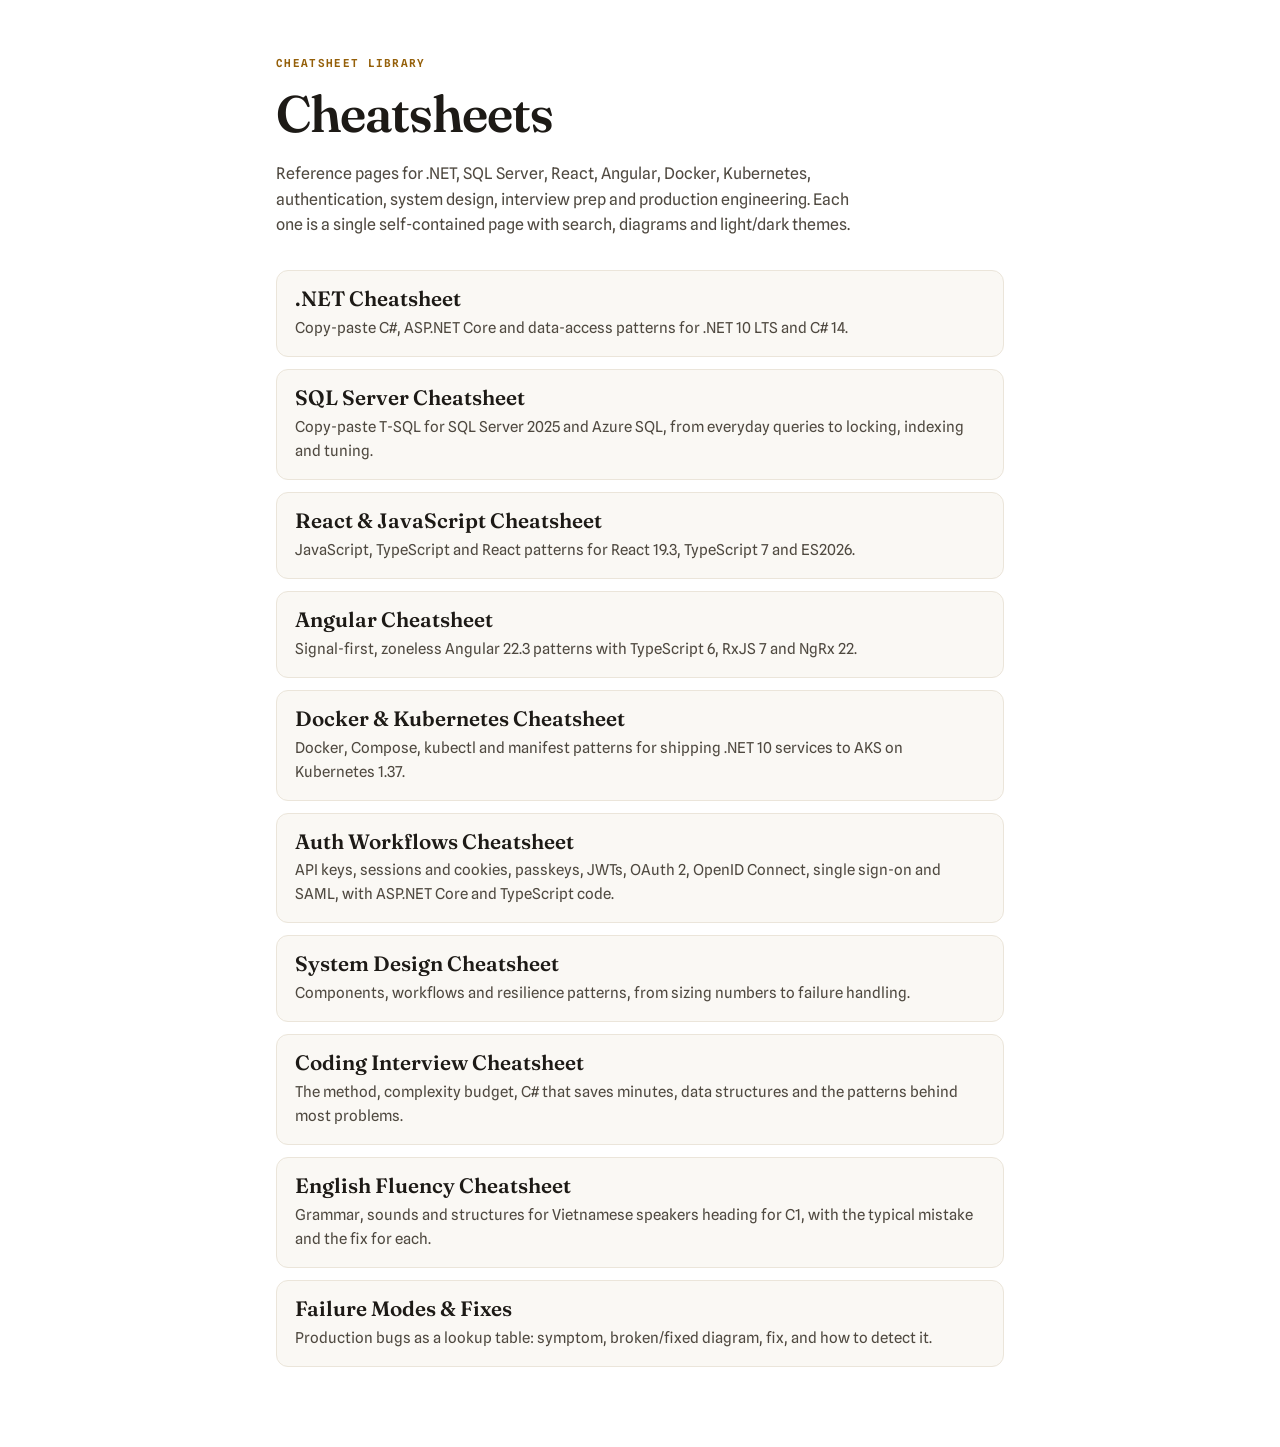
<file: index.html>
<!doctype html>
<html lang="en">
<head>
<meta charset="utf-8">
<meta name="viewport" content="width=device-width, initial-scale=1">
<meta name="color-scheme" content="light dark">
<title>Cheatsheet Library</title>
<link rel="preconnect" href="https://fonts.googleapis.com">
<link rel="preconnect" href="https://fonts.gstatic.com" crossorigin>
<link rel="stylesheet" href="https://fonts.googleapis.com/css2?family=Fraunces:opsz,wght@9..144,600&family=Spline+Sans:wght@400;600&family=Spline+Sans+Mono:wght@600&display=swap">
<style>
:root{--bg:#ffffff;--surface:#faf8f4;--ink:#1d1a16;--ink-2:#4f4940;--ink-3:#81796d;--line:#ebe5da;--accent:#95600a;--accent-fill:#e3a234;--accent-soft:#fbf1dc}
@media (prefers-color-scheme: dark){:root:not([data-theme="light"]){--bg:#15120e;--surface:#1c1813;--ink:#f2ede5;--ink-2:#c9c1b4;--ink-3:#9a9184;--line:#2d271f;--accent:#ebb65c;--accent-fill:#e3a234;--accent-soft:#34270f}}
:root[data-theme="dark"]{--bg:#15120e;--surface:#1c1813;--ink:#f2ede5;--ink-2:#c9c1b4;--ink-3:#9a9184;--line:#2d271f;--accent:#ebb65c;--accent-fill:#e3a234;--accent-soft:#34270f}
*{box-sizing:border-box}
body{margin:0;background:var(--bg);color:var(--ink);font:16px/1.6 'Spline Sans',system-ui,sans-serif}
main{max-width:760px;margin:0 auto;padding:56px 16px 80px}
.eyebrow{font:600 11px/1.4 'Spline Sans Mono',ui-monospace,monospace;letter-spacing:.12em;text-transform:uppercase;color:var(--accent);margin:0}
h1{font:600 clamp(2.2rem,6vw,3.2rem)/1.05 Fraunces,Georgia,serif;letter-spacing:-.02em;margin:.3em 0 .4em}
.lede{color:var(--ink-2);margin:0 0 32px;max-width:60ch}
ul{list-style:none;margin:0;padding:0;display:grid;gap:12px}
a.card{display:block;text-decoration:none;color:inherit;border:1px solid var(--line);border-radius:12px;background:var(--surface);padding:16px 18px}
a.card:hover,a.card:focus-visible{border-color:var(--accent-fill);background:var(--accent-soft);outline:none}
.card h2{font:600 1.3rem/1.2 Fraunces,Georgia,serif;margin:0 0 4px}
.card p{margin:0;color:var(--ink-2);font-size:15px}
</style>
</head>
<body>
<main>
  <p class="eyebrow">Cheatsheet library</p>
  <h1>Cheatsheets</h1>
  <p class="lede">Reference pages for .NET, SQL Server, React, Angular, Docker, Kubernetes, authentication, system design, interview prep and production engineering. Each one is a single self-contained page with search, diagrams and light/dark themes.</p>
  <ul>
    <li><a class="card" href="dotnet-cheatsheet.html"><h2>.NET Cheatsheet</h2><p>Copy-paste C#, ASP.NET Core and data-access patterns for .NET 10 LTS and C# 14.</p></a></li>
    <li><a class="card" href="sql-server-cheatsheet.html"><h2>SQL Server Cheatsheet</h2><p>Copy-paste T-SQL for SQL Server 2025 and Azure SQL, from everyday queries to locking, indexing and tuning.</p></a></li>
    <li><a class="card" href="react-javascript-cheatsheet.html"><h2>React &amp; JavaScript Cheatsheet</h2><p>JavaScript, TypeScript and React patterns for React 19.3, TypeScript 7 and ES2026.</p></a></li>
    <li><a class="card" href="angular-cheatsheet.html"><h2>Angular Cheatsheet</h2><p>Signal-first, zoneless Angular 22.3 patterns with TypeScript 6, RxJS 7 and NgRx 22.</p></a></li>
    <li><a class="card" href="docker-kubernetes-cheatsheet.html"><h2>Docker &amp; Kubernetes Cheatsheet</h2><p>Docker, Compose, kubectl and manifest patterns for shipping .NET 10 services to AKS on Kubernetes 1.37.</p></a></li>
    <li><a class="card" href="auth-workflows-cheatsheet.html"><h2>Auth Workflows Cheatsheet</h2><p>API keys, sessions and cookies, passkeys, JWTs, OAuth 2, OpenID Connect, single sign-on and SAML, with ASP.NET Core and TypeScript code.</p></a></li>
    <li><a class="card" href="system-design-cheatsheet.html"><h2>System Design Cheatsheet</h2><p>Components, workflows and resilience patterns, from sizing numbers to failure handling.</p></a></li>
    <li><a class="card" href="coding-interview-cheatsheet.html"><h2>Coding Interview Cheatsheet</h2><p>The method, complexity budget, C# that saves minutes, data structures and the patterns behind most problems.</p></a></li>
    <li><a class="card" href="english-fluency-cheatsheet.html"><h2>English Fluency Cheatsheet</h2><p>Grammar, sounds and structures for Vietnamese speakers heading for C1, with the typical mistake and the fix for each.</p></a></li>
    <li><a class="card" href="failure-modes-and-fixes.html"><h2>Failure Modes &amp; Fixes</h2><p>Production bugs as a lookup table: symptom, broken/fixed diagram, fix, and how to detect it.</p></a></li>
  </ul>
</main>
</body>
</html>
</file>
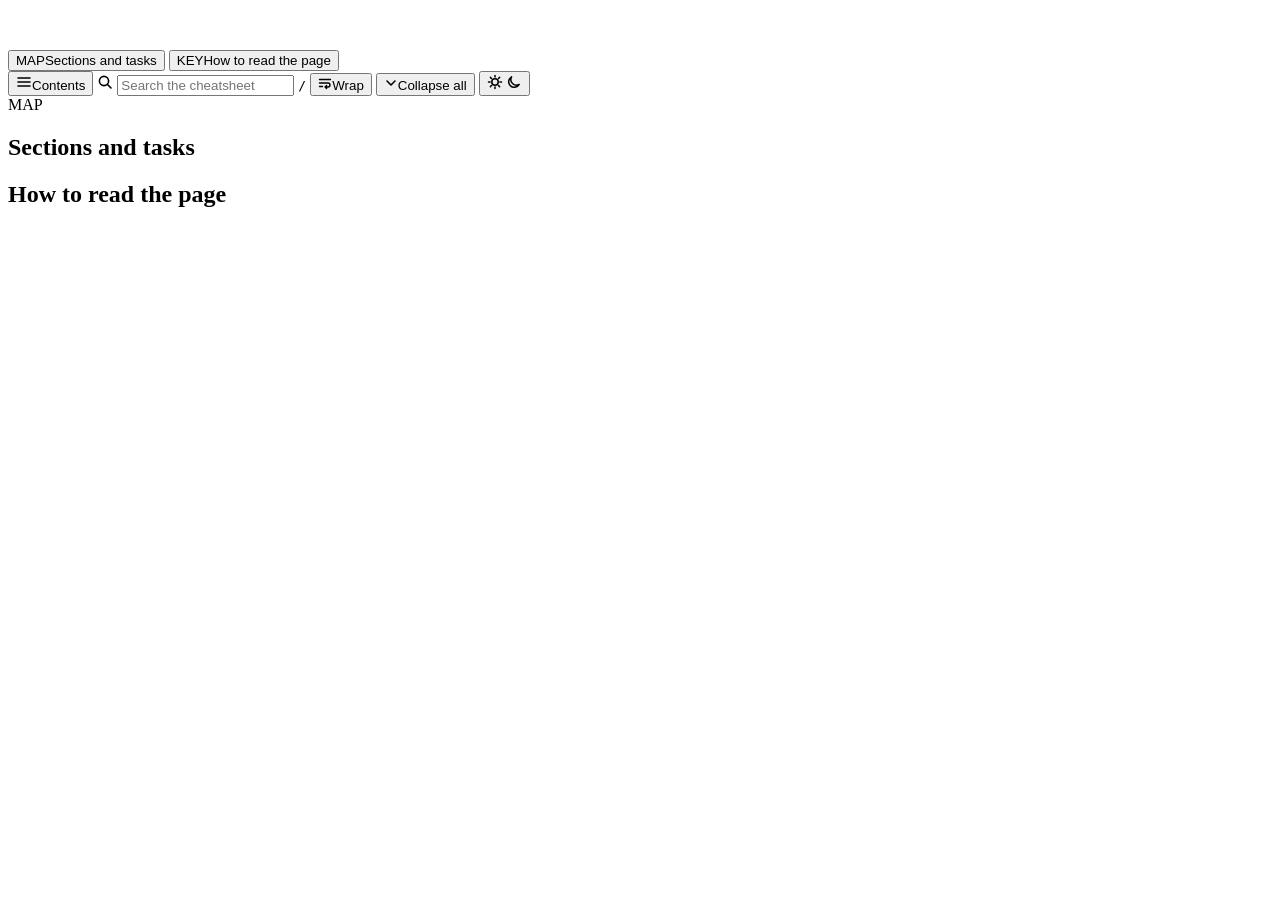
<file: kit/src/shell.html>
<!doctype html>
<html lang="en">
<head>
<meta charset="utf-8">
<meta name="viewport" content="width=device-width, initial-scale=1, viewport-fit=cover">
<meta name="color-scheme" content="light dark">
<meta name="generator" content="cheatsheet-kit @@KIT@@">
<title>@@TITLE@@</title>
<link rel="preconnect" href="https://fonts.googleapis.com">
<link rel="preconnect" href="https://fonts.gstatic.com" crossorigin>
<link rel="stylesheet" href="https://fonts.googleapis.com/css2?family=Fraunces:ital,opsz,wght@0,9..144,400;0,9..144,600;1,9..144,400&family=Spline+Sans:wght@400;500;600;700&family=Spline+Sans+Mono:wght@400;500;600&display=swap">
<script>(function(){try{var t=localStorage.getItem('ncs-theme');if(t==='dark'||t==='light'){document.documentElement.setAttribute('data-theme',t);}}catch(e){}})();</script>
<style>
/*@@STYLE@@*/
</style>
</head>
<body>
<div class="app">
  <aside class="side" id="side" aria-label="Contents">
    <div class="side-brand" id="side-brand"></div>
    <p class="side-meta" id="side-meta">&nbsp;</p>
    <div id="nav-top">
      <button class="nav-i nav-top" type="button" data-to="map"><span class="c">MAP</span><span class="n">Sections and tasks</span></button>
      <button class="nav-i nav-top" type="button" data-to="legend"><span class="c">KEY</span><span class="n">How to read the page</span></button>
    </div>
    <nav id="nav" aria-label="Sections"></nav>
  </aside>
  <div class="scrim" id="scrim" hidden></div>
  <main class="main" id="top">
    <div class="top" role="toolbar" aria-label="Page controls">
      <button class="tbtn menu-btn" id="menu-btn" type="button" aria-controls="side" aria-expanded="false">
        <svg width="16" height="16" viewBox="0 0 16 16" aria-hidden="true"><path d="M2 4h12M2 8h12M2 12h12" stroke="currentColor" stroke-width="1.6" fill="none" stroke-linecap="round"/></svg><span class="lbl">Contents</span>
      </button>
      <label class="search" for="ncs-q">
        <svg width="16" height="16" viewBox="0 0 16 16" aria-hidden="true"><circle cx="7" cy="7" r="4.6" stroke="currentColor" stroke-width="1.6" fill="none"/><path d="M10.5 10.5 14 14" stroke="currentColor" stroke-width="1.6" stroke-linecap="round"/></svg>
        <input id="ncs-q" type="search" placeholder="Search the cheatsheet" autocomplete="off" spellcheck="false">
        <span class="hits" id="hits" hidden></span>
        <kbd aria-hidden="true">/</kbd>
      </label>
      <button class="tbtn" id="wrap-btn" type="button" aria-pressed="false" title="Wrap long code lines">
        <svg width="14" height="14" viewBox="0 0 14 14" aria-hidden="true"><path d="M1.5 3.5h11M1.5 7h8.5a2 2 0 0 1 0 4H7m0 0 1.6-1.6M7 11l1.6 1.6M1.5 10.5h3" stroke="currentColor" stroke-width="1.4" fill="none" stroke-linecap="round" stroke-linejoin="round"/></svg><span class="lbl">Wrap</span>
      </button>
      <button class="tbtn" id="collapse-all" type="button" aria-pressed="false">
        <svg width="14" height="14" viewBox="0 0 14 14" aria-hidden="true"><path d="M3 5l4 4 4-4" stroke="currentColor" stroke-width="1.6" fill="none" stroke-linecap="round" stroke-linejoin="round"/></svg><span class="lbl" id="collapse-lbl">Collapse all</span>
      </button>
      <button class="tbtn icon theme-btn" id="theme-btn" type="button" aria-label="Switch light / dark theme" title="Switch light / dark theme">
        <svg class="sun" width="16" height="16" viewBox="0 0 16 16" aria-hidden="true"><circle cx="8" cy="8" r="3.2" fill="none" stroke="currentColor" stroke-width="1.5"/><path d="M8 1.5v1.6M8 12.9v1.6M1.5 8h1.6M12.9 8h1.6M3.4 3.4l1.1 1.1M11.5 11.5l1.1 1.1M3.4 12.6l1.1-1.1M11.5 4.5l1.1-1.1" stroke="currentColor" stroke-width="1.5" stroke-linecap="round"/></svg>
        <svg class="moon" width="16" height="16" viewBox="0 0 16 16" aria-hidden="true"><path d="M13.2 10.4A5.6 5.6 0 0 1 5.6 2.8a5.6 5.6 0 1 0 7.6 7.6z" fill="none" stroke="currentColor" stroke-width="1.5" stroke-linejoin="round"/></svg>
      </button>
    </div>

    <header class="hero" id="hero"></header>

    <section class="map" id="map" aria-labelledby="map-h">
      <div class="sec-h"><span class="code">MAP</span><h2 id="map-h">Sections and tasks</h2><span class="ct" id="map-ct"></span></div>
      <p class="sec-blurb" id="map-blurb"></p>
      <div class="map-grid" id="map-grid"></div>
    </section>

    <section class="legend" id="legend" aria-labelledby="legend-h">
      <h2 id="legend-h">How to read the page</h2>
      <ul class="howto" id="howto"></ul>
    </section>

    <div id="secs"></div>
    <div class="empty" id="empty" hidden></div>

    <footer class="foot" id="foot"></footer>
  </main>
</div>
<script>
/*@@RENDER@@*/
</script>
<script>
/*@@DATA@@*/
</script>
<script>
/*@@APP@@*/
</script>
</body>
</html>
</file>
